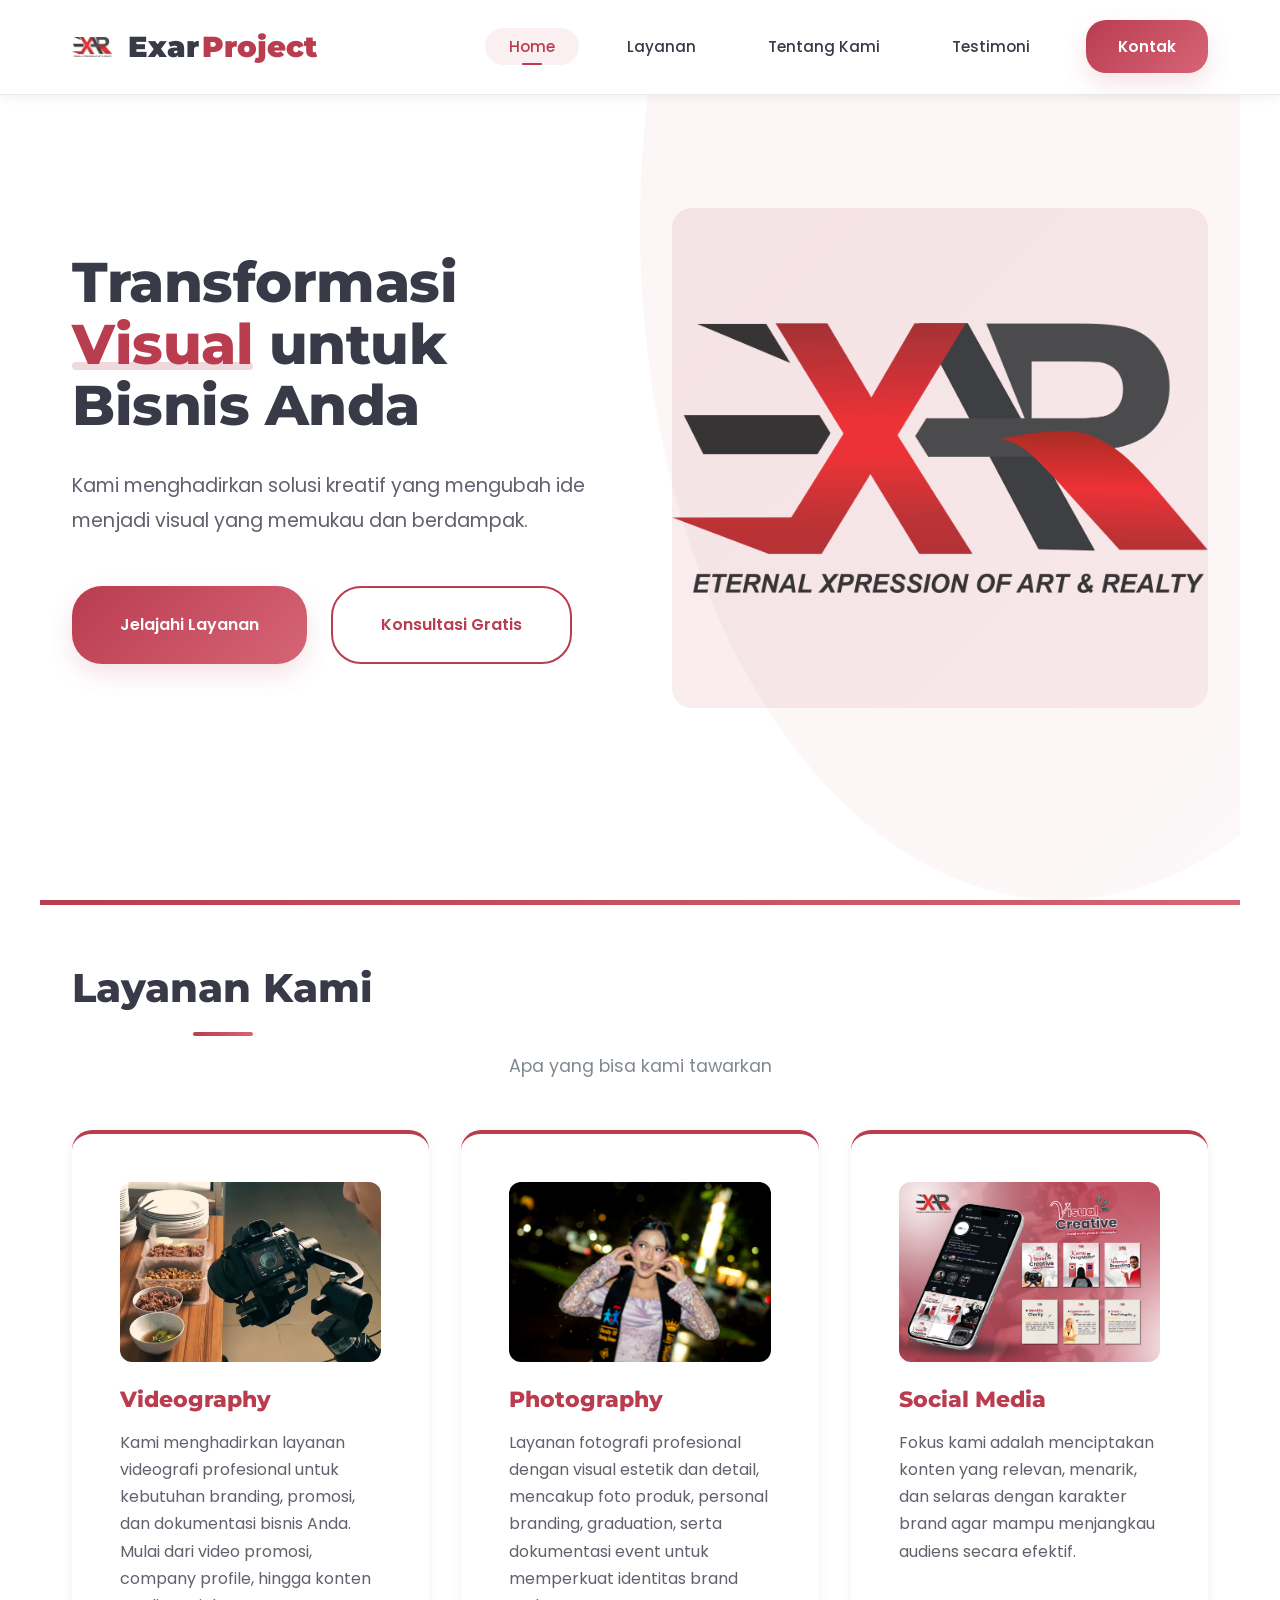
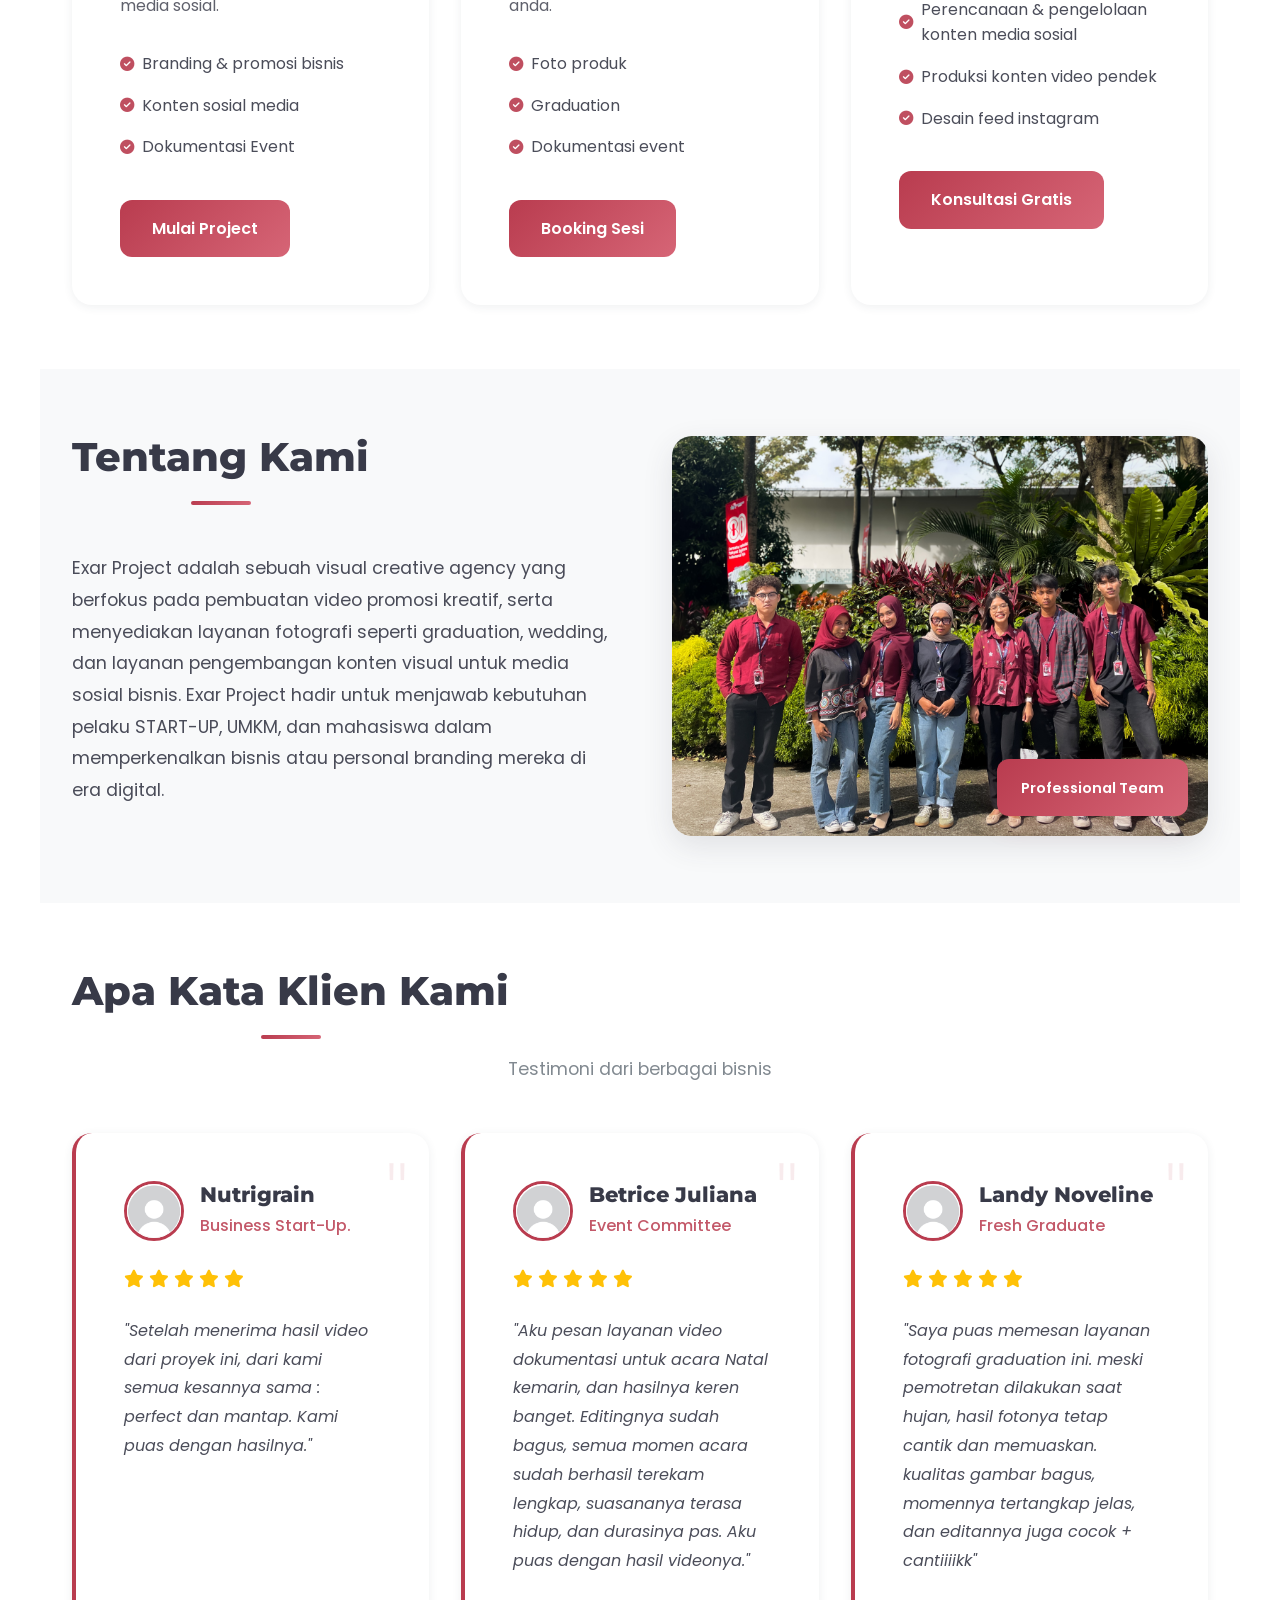
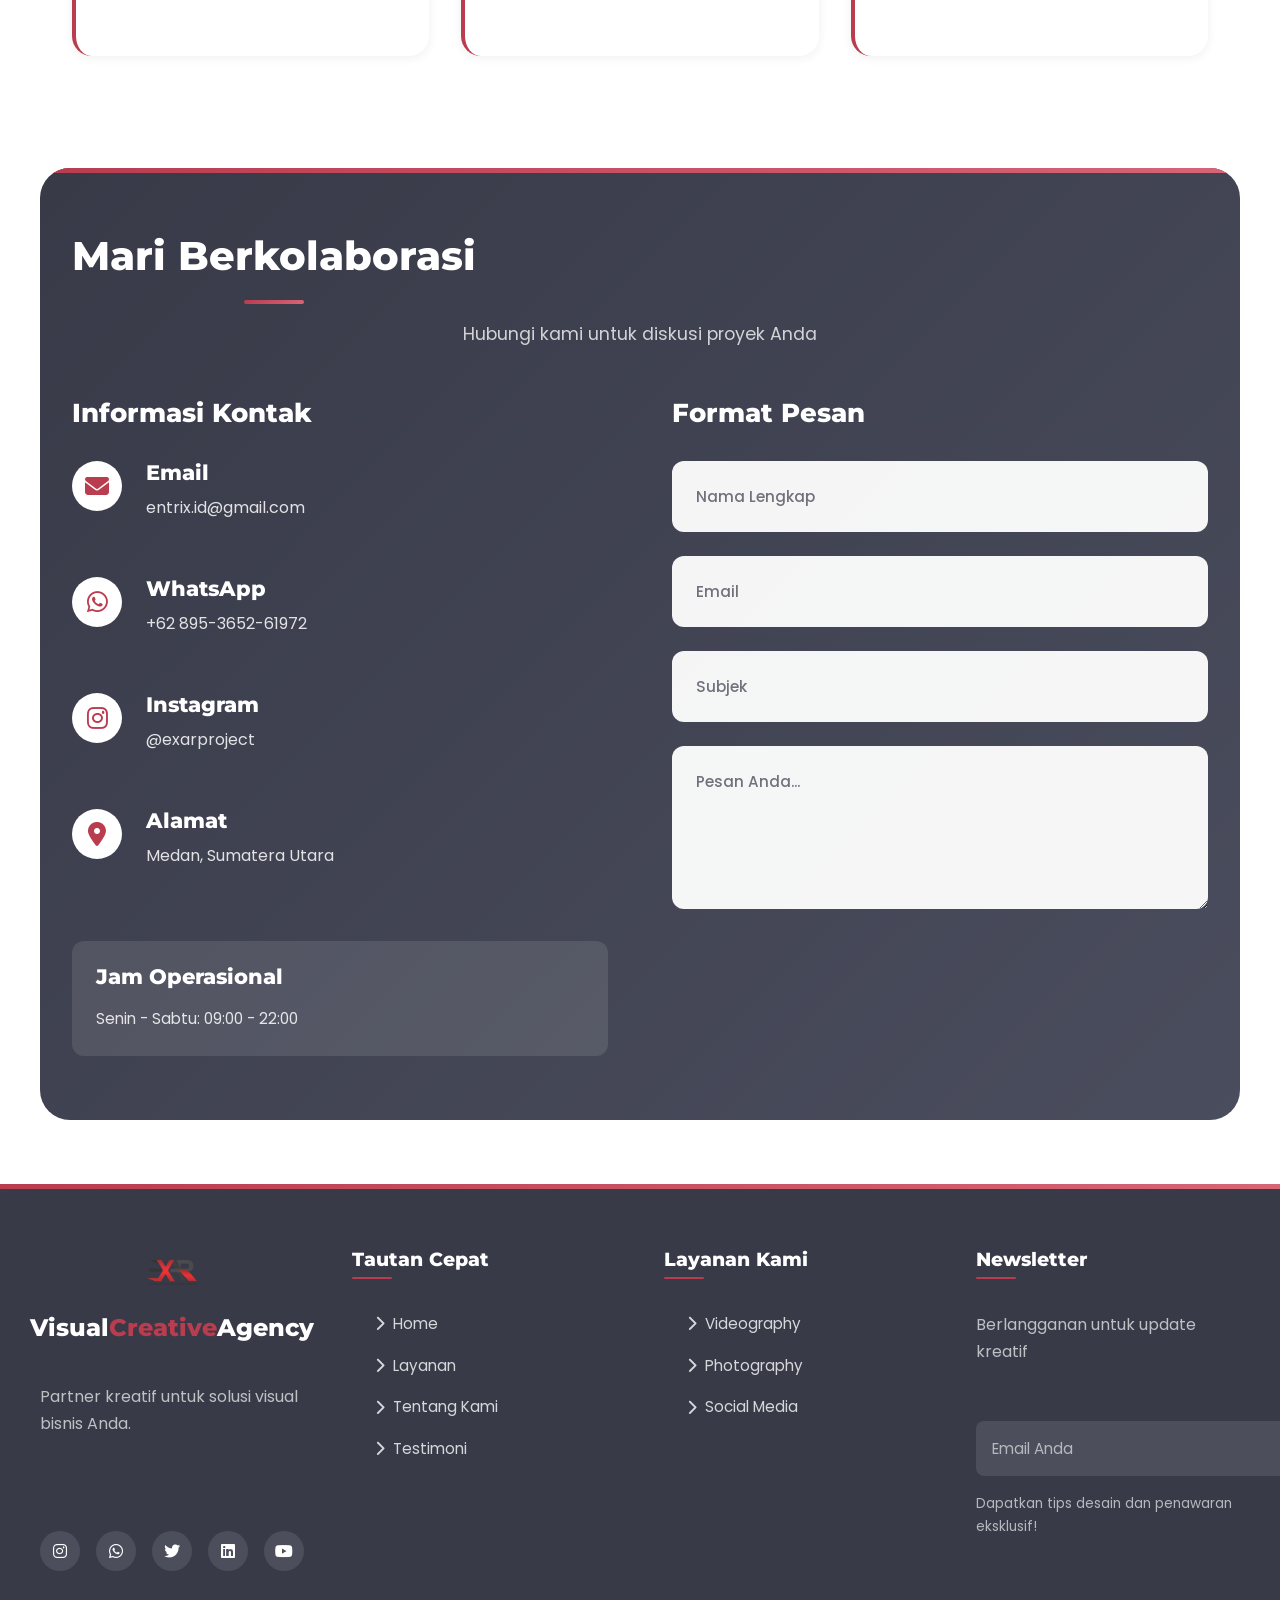
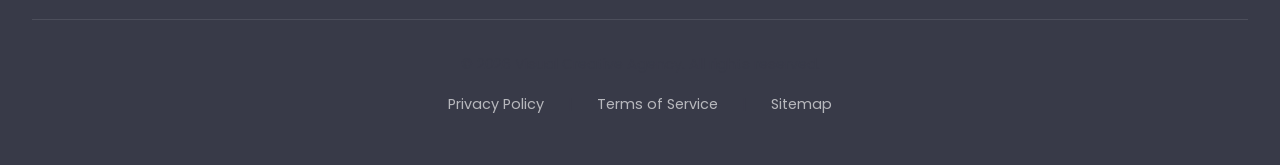
<file: index.html>
<!DOCTYPE html>
<html lang="id">
<head>
    <meta charset="UTF-8">
    <meta name="viewport" content="width=device-width, initial-scale=1.0">
    <title>Exar Project - Solusi Kreatif untuk Bisnis Anda</title>
    <link rel="stylesheet" href="style.css">
    <link rel="stylesheet" href="https://cdnjs.cloudflare.com/ajax/libs/font-awesome/6.4.0/css/all.min.css">
    <link href="https://fonts.googleapis.com/css2?family=Poppins:wght@300;400;500;600;700&family=Montserrat:wght@800;900&display=swap" rel="stylesheet">
</head>
<body>
    <!-- Header & Navigation -->
    <header class="header">
        <nav class="navbar">
            <div class="logo">
                <a href="#home" class="logo-link">
                    <img src="images/logo.png" alt="Visual Creative Agency Logo" class="logo-img">
                    <span class="logo-text">Exar<span class="logo-accent">Project</span></span>
                </a>
            </div>
            <ul class="nav-menu">
                <li class="nav-item"><a href="#home" class="nav-link active">Home</a></li>
            
                <li class="nav-item"><a href="#layanan" class="nav-link">Layanan</a></li>
                <li class="nav-item"><a href="#tentang" class="nav-link">Tentang Kami</a></li>
                <li class="nav-item"><a href="#testimoni" class="nav-link">Testimoni</a></li>
                <li class="nav-item"><a href="#kontak" class="nav-link btn-kontak">Kontak</a></li>
            </ul>
            <div class="hamburger">
                <span class="bar"></span>
                <span class="bar"></span>
                <span class="bar"></span>
            </div>
        </nav>
    </header>

    <!-- Hero Section -->
    <section id="home" class="hero">
        <div class="hero-content">
            <h1 class="hero-title">Transformasi <span class="highlight">Visual</span> untuk Bisnis Anda</h1>
            <p class="hero-subtitle">Kami menghadirkan solusi kreatif yang mengubah ide menjadi visual yang memukau dan berdampak.</p>
            <div class="hero-buttons">
                <a href="#layanan" class="btn-primary">Jelajahi Layanan</a>
                <a href="#kontak" class="btn-secondary">Konsultasi Gratis</a>
            </div>
        </div>
        <div class="hero-visual">
            <img src="images/logo.png" alt="Ilustrasi Kreatif Visual Creative Agency" class="hero-img">
            <div class="visual-overlay"></div>
        </div>
    </section>

   

    <!-- Layanan Section -->
    <section id="layanan" class="section layanan">
        <h2 class="section-title">Layanan Kami</h2>
        <p class="section-subtitle">Apa yang bisa kami tawarkan</p>
        <div class="layanan-container">
            <!-- Layanan 1 -->
            <div class="layanan-card">
                <div class="layanan-img-container">
                    <img src="images/2050.PNG" alt="Konsultasi Kreatif" class="layanan-img">
                </div>
                <h3>Videography</h3>
                <p>Kami menghadirkan layanan videografi profesional untuk kebutuhan branding, promosi, dan dokumentasi bisnis Anda. Mulai dari video promosi, company profile, hingga konten media sosial.</p>
                <ul class="layanan-features">
                    <li><i class="fas fa-check-circle"></i> Branding & promosi bisnis</li>
                    <li><i class="fas fa-check-circle"></i> Konten sosial media</li>
                    <li><i class="fas fa-check-circle"></i> Dokumentasi Event</li>
                </ul>
                <a href="#kontak" class="btn-service">Mulai Project</a>
            </div>
            
            <!-- Layanan 2 -->
            <div class="layanan-card">
                <div class="layanan-img-container">
                    <img src="images/3808.jpg" alt="Desain Custom" class="layanan-img">
                </div>
                <h3>Photography</h3>
                <p>Layanan fotografi profesional dengan visual estetik dan detail, mencakup foto produk, personal branding, graduation, serta dokumentasi event untuk memperkuat identitas brand anda.</p>
                <ul class="layanan-features">
                    <li><i class="fas fa-check-circle"></i> Foto produk</li>
                    <li><i class="fas fa-check-circle"></i> Graduation</li>
                    <li><i class="fas fa-check-circle"></i> Dokumentasi event</li>
                </ul>
                <a href="#kontak" class="btn-service">Booking Sesi</a>
            </div>
            
            <!-- Layanan 3 -->
            <div class="layanan-card">
                <div class="layanan-img-container">
                    <img src="images/hero-visual.png" alt="Project Management" class="layanan-img">
                </div>
                <h3>Social Media</h3>
                <p>Fokus kami adalah menciptakan konten yang relevan, menarik, dan selaras dengan karakter brand agar mampu menjangkau audiens secara efektif.</p>
                <ul class="layanan-features">
                    <li><i class="fas fa-check-circle"></i> Perencanaan & pengelolaan konten media sosial</li>
                    <li><i class="fas fa-check-circle"></i> Produksi konten video pendek</li>
                    <li><i class="fas fa-check-circle"></i> Desain feed instagram</li>
                </ul>
                <a href="#kontak" class="btn-service">Konsultasi Gratis</a>
            </div>
        </div>
    </section>

    <!-- Tentang Kami Section -->
    <section id="tentang" class="section tentang">
        <div class="tentang-content">
            <h2 class="section-title">Tentang Kami</h2>
            <p class="tentang-desc">
                Exar Project adalah sebuah visual creative agency yang berfokus pada pembuatan video promosi kreatif, serta menyediakan layanan fotografi seperti graduation, wedding, dan layanan pengembangan konten visual untuk media sosial bisnis.
                Exar Project hadir untuk menjawab kebutuhan pelaku START-UP, UMKM, dan mahasiswa dalam memperkenalkan bisnis atau personal branding mereka di era digital.
            </p>
       
        </div>
        <div class="tentang-visual">
            <img src="images/salinan.jpg" alt="Tim Visual Creative Agency" class="tentang-img">
            <div class="visual-badge">
                <span class="badge-text">Professional Team</span>
            </div>
        </div>
    </section>

    <!-- Testimoni Section -->
    <section id="testimoni" class="section testimoni">
        <h2 class="section-title">Apa Kata Klien Kami</h2>
        <p class="section-subtitle">Testimoni dari berbagai bisnis</p>
        <div class="testimoni-slider">
            <!-- Testimoni 1 -->
            <div class="testimoni-card">
                <div class="testimoni-header">
                    <img src="images/defelaut.jpg" alt="Budi Santoso" class="testimoni-avatar">
                    <div class="testimoni-info">
                        <h4>Nutrigrain</h4>
                        <p>Business Start-Up.</p>
                    </div>
                </div>
                <div class="rating">
                    <i class="fas fa-star"></i>
                    <i class="fas fa-star"></i>
                    <i class="fas fa-star"></i>
                    <i class="fas fa-star"></i>
                    <i class="fas fa-star"></i>
                </div>
                <p class="testimoni-text">"Setelah menerima hasil video dari proyek ini, dari kami semua kesannya sama : perfect dan mantap. Kami puas dengan hasilnya."</p>
            </div>
            
            <!-- Testimoni 2 -->
            <div class="testimoni-card">
                <div class="testimoni-header">
                    <img src="images/defelaut.jpg" alt="Sari Dewi" class="testimoni-avatar">
                    <div class="testimoni-info">
                        <h4>Betrice Juliana</h4>
                        <p>Event Committee</p>
                    </div>
                </div>
                <div class="rating">
                    <i class="fas fa-star"></i>
                    <i class="fas fa-star"></i>
                    <i class="fas fa-star"></i>
                    <i class="fas fa-star"></i>
                    <i class="fas fa-star"></i>
                </div>
                <p class="testimoni-text">"Aku pesan layanan video dokumentasi untuk acara Natal kemarin, dan hasilnya keren banget. Editingnya sudah bagus, semua momen acara sudah berhasil terekam lengkap, suasananya terasa hidup, dan durasinya pas. Aku puas dengan hasil videonya."</p>
            </div>
            
            <!-- Testimoni 3 -->
            <div class="testimoni-card">
                <div class="testimoni-header">
                    <img src="images/defelaut.jpg" alt="Ahmad Rizal" class="testimoni-avatar">
                    <div class="testimoni-info">
                        <h4>Landy Noveline</h4>
                        <p>Fresh Graduate</p>
                    </div>
                </div>
                <div class="rating">
                    <i class="fas fa-star"></i>
                    <i class="fas fa-star"></i>
                    <i class="fas fa-star"></i>
                    <i class="fas fa-star"></i>
                    <i class="fas fa-star"></i>
                </div>
                <p class="testimoni-text">"Saya puas memesan layanan fotografi graduation ini. meski pemotretan dilakukan saat hujan, hasil fotonya tetap cantik dan memuaskan. kualitas gambar bagus, momennya tertangkap jelas,  dan editannya juga cocok + cantiiiikk"</p>
            </div>
        </div>
    </section>

    <!-- Kontak Section -->
    <section id="kontak" class="section kontak">
        <h2 class="section-title">Mari Berkolaborasi</h2>
        <p class="section-subtitle">Hubungi kami untuk diskusi proyek Anda</p>
        
        <div class="kontak-container">
            <div class="kontak-info">
                <h3>Informasi Kontak</h3>
                <div class="kontak-item">
                    <i class="fas fa-envelope"></i>
                    <div>
                        <h4>Email</h4>
                        <p>entrix.id@gmail.com</p>
                    </div>
                </div>
                <div class="kontak-item">
                    <i class="fab fa-whatsapp"></i>
                    <div>
                        <h4>WhatsApp</h4>
                        <p>+62 895-3652-61972</p>
                    </div>
                </div>
                <div class="kontak-item">
                    <i class="fab fa-instagram"></i>
                    <div>
                        <h4>Instagram</h4>
                        <p>@exarproject</p>
                    </div>
                </div>
                <div class="kontak-item">
                    <i class="fas fa-map-marker-alt"></i>
                    <div>
                        <h4>Alamat</h4>
                        <p>Medan, Sumatera Utara</p>
                    </div>
                </div>
                <div class="office-hours">
                    <h4>Jam Operasional</h4>
                    <p>Senin - Sabtu: 09:00 - 22:00</p>
                </div>
            </div>
            
            <div class="kontak-form">
                <h3>Format Pesan</h3>
                <form class="form-pesan" id="contactForm">
                    <input type="text" id="nama" name="nama" placeholder="Nama Lengkap" required>
                    <input type="email" id="email" name="email" placeholder="Email" required>
                    <input type="text" id="subjek" name="subjek" placeholder="Subjek" required>
                    <textarea id="pesan" name="pesan" placeholder="Pesan Anda..." rows="5" required></textarea>
                   
                </form>
                
               
            </div>
        </div>
    </section>

    <!-- Footer -->
    <footer class="footer">
        <div class="footer-content">
            <div class="footer-section">
                <div class="footer-logo">
                    <img src="images/logo.png" alt="Visual Creative Agency Logo" class="footer-logo-img">
                    <h3>Visual<span>Creative</span>Agency</h3>
                </div>
                <p>Partner kreatif untuk solusi visual bisnis Anda.</p>
                <div class="social-links">
                    <a href="https://www.instagram.com/exarproject/" title="Instagram"><i class="fab fa-instagram"></i></a>
                    <a href="#" title="Facebook"><i class="fab fa-whatsapp"></i></a>
                    <a href="#" title="Twitter"><i class="fab fa-twitter"></i></a>
                    <a href="#" title="LinkedIn"><i class="fab fa-linkedin"></i></a>
                    <a href="#" title="YouTube"><i class="fab fa-youtube"></i></a>
                </div>
            </div>
            
            <div class="footer-section">
                <h4>Tautan Cepat</h4>
                <ul>
                    <li><a href="#home"><i class="fas fa-chevron-right"></i> Home</a></li>
                   
                    <li><a href="#layanan"><i class="fas fa-chevron-right"></i> Layanan</a></li>
                    <li><a href="#tentang"><i class="fas fa-chevron-right"></i> Tentang Kami</a></li>
                    <li><a href="#testimoni"><i class="fas fa-chevron-right"></i> Testimoni</a></li>
                </ul>
            </div>
            
            <div class="footer-section">
                <h4>Layanan Kami</h4>
                <ul>
                    <li><a href="#produk"><i class="fas fa-chevron-right"></i> Videography</a></li>
                    <li><a href="#produk"><i class="fas fa-chevron-right"></i> Photography</a></li>
                    <li><a href="#produk"><i class="fas fa-chevron-right"></i> Social Media</a></li>
            </div>
            
            <div class="footer-section">
                <h4>Newsletter</h4>
                <p>Berlangganan untuk update kreatif</p>
                <form class="newsletter-form">
                    <input type="email" id="newsletterEmail" placeholder="Email Anda">
                    <button type="button" onclick="subscribeNewsletter()">
                        <i class="fas fa-paper-plane"></i>
                    </button>
                </form>
                <p class="footer-note">Dapatkan tips desain dan penawaran eksklusif!</p>
            </div>
        </div>
        
        <div class="footer-bottom">
            <p>&copy; <span id="currentYear"></span> Visual Creative Agency. All rights reserved.</p>
            <p class="footer-links">
                <a href="#">Privacy Policy</a> | 
                <a href="#">Terms of Service</a> | 
                <a href="#">Sitemap</a>
            </p>
        </div>
    </footer>

    <!-- JavaScript -->
    <script>
        // Set tahun di footer
        document.getElementById('currentYear').textContent = new Date().getFullYear();
        
        // Mobile menu toggle
        const hamburger = document.querySelector('.hamburger');
        const navMenu = document.querySelector('.nav-menu');
        
        hamburger.addEventListener('click', () => {
            hamburger.classList.toggle('active');
            navMenu.classList.toggle('active');
        });
        
        // Smooth scroll untuk navigation
        document.querySelectorAll('.nav-link').forEach(link => {
            link.addEventListener('click', (e) => {
                e.preventDefault();
                const targetId = link.getAttribute('href');
                const targetSection = document.querySelector(targetId);
                
                window.scrollTo({
                    top: targetSection.offsetTop - 80,
                    behavior: 'smooth'
                });
                
                // Update active link
                document.querySelectorAll('.nav-link').forEach(item => {
                    item.classList.remove('active');
                });
                link.classList.add('active');
                
                // Close mobile menu
                hamburger.classList.remove('active');
                navMenu.classList.remove('active');
            });
        });
        
        // Form contact submission (simulasi)
        function submitForm() {
            const nama = document.getElementById('nama').value;
            const email = document.getElementById('email').value;
            const subjek = document.getElementById('subjek').value;
            const pesan = document.getElementById('pesan').value;
            
            // Validasi sederhana
            if (!nama || !email || !subjek || !pesan) {
                alert('Harap lengkapi semua field yang wajib diisi!');
                return;
            }
            
            // Validasi email
            const emailPattern = /^[^\s@]+@[^\s@]+\.[^\s@]+$/;
            if (!emailPattern.test(email)) {
                alert('Harap masukkan email yang valid!');
                return;
            }
            
            
            
            // Reset form
            document.getElementById('contactForm').reset();
            
           
            
            // Simulasi pengiriman data
            console.log('Pesan baru dari:', nama);
            console.log('Email:', email);
            console.log('Subjek:', subjek);
            console.log('Pesan:', pesan);
            
          
        }
        
        // Newsletter subscription
        function subscribeNewsletter() {
            const email = document.getElementById('newsletterEmail').value;
            
            if (!email) {
                alert('Harap masukkan email Anda!');
                return;
            }
            
            // Validasi email
            const emailPattern = /^[^\s@]+@[^\s@]+\.[^\s@]+$/;
            if (!emailPattern.test(email)) {
                alert('Harap masukkan email yang valid!');
                return;
            }
            
            // Simulasi berlangganan
            document.getElementById('newsletterEmail').value = '';
            alert('Terima kasih telah berlangganan newsletter Visual Creative Agency!');
        }
        
        // Header scroll effect
        window.addEventListener('scroll', () => {
            const header = document.querySelector('.header');
            if (window.scrollY > 100) {
                header.classList.add('scrolled');
            } else {
                header.classList.remove('scrolled');
            }
        });
        
        // Active navigation berdasarkan scroll position
        window.addEventListener('scroll', () => {
            const sections = document.querySelectorAll('section');
            const navLinks = document.querySelectorAll('.nav-link:not(.btn-kontak)');
            
            let current = '';
            
            sections.forEach(section => {
                const sectionTop = section.offsetTop;
                const sectionHeight = section.clientHeight;
                if (scrollY >= (sectionTop - 150)) {
                    current = section.getAttribute('id');
                }
            });
            
            navLinks.forEach(link => {
                link.classList.remove('active');
                if (link.getAttribute('href') === `#${current}`) {
                    link.classList.add('active');
                }
            });
        });
        
        // Form validation styles
        const formInputs = document.querySelectorAll('#contactForm input, #contactForm textarea');
        formInputs.forEach(input => {
            input.addEventListener('blur', () => {
                if (!input.value) {
                    input.style.borderColor = 'var(--primary)';
                } else {
                    input.style.borderColor = '#ddd';
                }
            });
            
            input.addEventListener('focus', () => {
                input.style.borderColor = 'var(--primary)';
            });
        });
        
        // Image loading fallback
        document.querySelectorAll('img').forEach(img => {
            img.addEventListener('error', function() {
                this.src = 'images/placeholder.jpg';
                this.alt = 'Gambar tidak tersedia';
            });
        });
    </script>
</body>

</html>
</file>
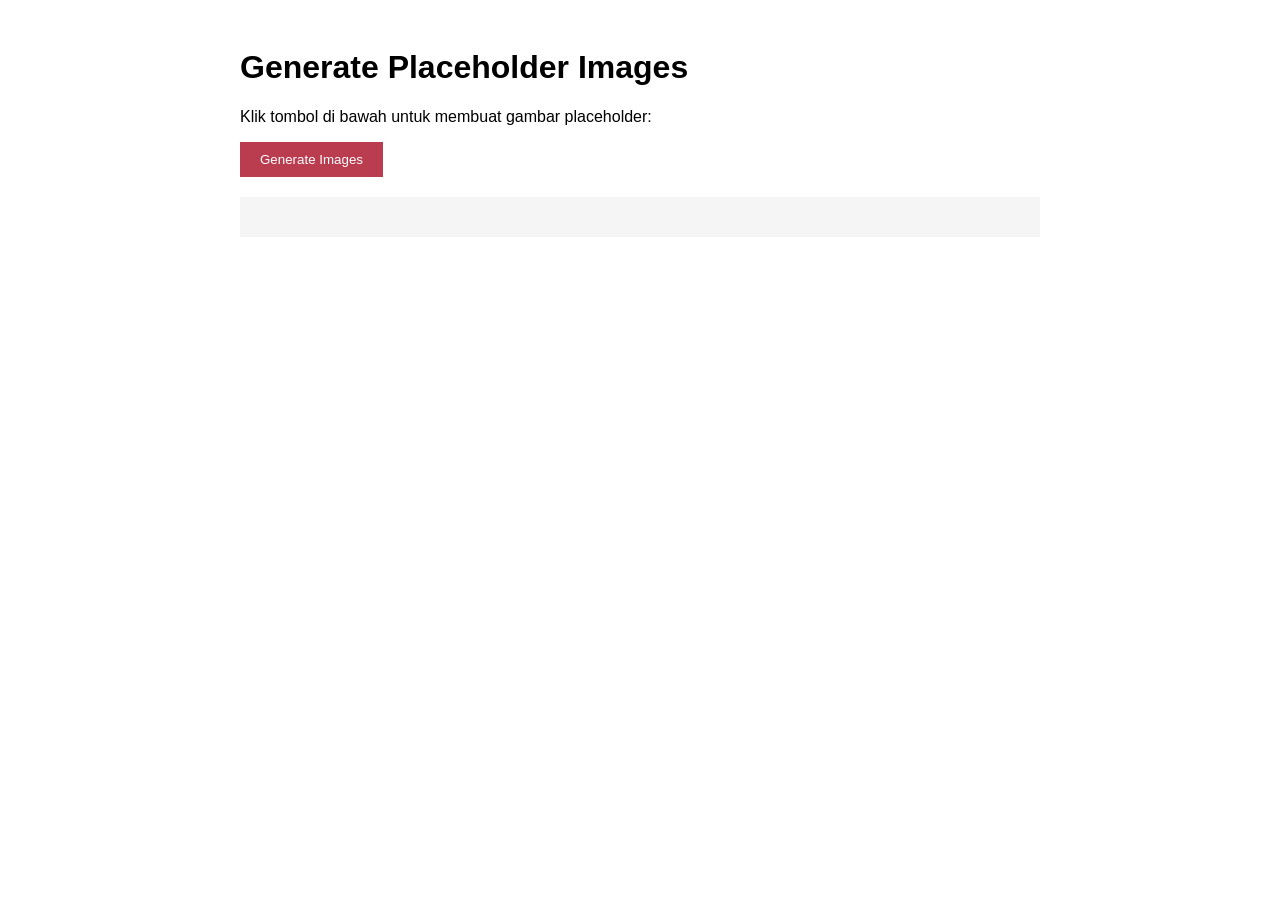
<file: create-placeholder-images.html>
<!DOCTYPE html>
<html>
<head>
    <title>Create Placeholder Images</title>
    <style>
        body { font-family: Arial, sans-serif; padding: 20px; }
        .container { max-width: 800px; margin: 0 auto; }
        button { padding: 10px 20px; background: #b93c4f; color: white; border: none; cursor: pointer; }
        #output { margin-top: 20px; padding: 20px; background: #f5f5f5; }
    </style>
</head>
<body>
    <div class="container">
        <h1>Generate Placeholder Images</h1>
        <p>Klik tombol di bawah untuk membuat gambar placeholder:</p>
        <button onclick="generateImages()">Generate Images</button>
        <div id="output"></div>
    </div>
    
    <script>
        function generateImages() {
            const images = [
                'logo.png', 'hero-visual.png', 'about-visual.jpg',
                'product-1.jpg', 'product-2.jpg', 'product-3.jpg',
                'product-4.jpg', 'product-5.jpg', 'product-6.jpg',
                'service-1.jpg', 'service-2.jpg', 'service-3.jpg',
                'testimonial-1.jpg', 'testimonial-2.jpg', 'testimonial-3.jpg',
                'placeholder.jpg'
            ];
            
            let output = '<h2>Gambar yang dibutuhkan:</h2><ul>';
            images.forEach(img => {
                output += `<li>${img} - Simpan di folder images/</li>`;
            });
            output += '</ul>';
            output += '<p>Anda bisa mendapatkan gambar placeholder dari:';
            output += '<ul>';
            output += '<li><a href="https://unsplash.com" target="_blank">Unsplash.com</a></li>';
            output += '<li><a href="https://pexels.com" target="_blank">Pexels.com</a></li>';
            output += '<li><a href="https://placeholder.com" target="_blank">Placeholder.com</a></li>';
            output += '</ul>';
            
            document.getElementById('output').innerHTML = output;
        }
    </script>
</body>
</html>
</file>
<file: style.css>
/* ============================================
   RESET & BASE STYLES
   ============================================ */
* {
    margin: 0;
    padding: 0;
    box-sizing: border-box;
}

:root {
    /* Skema Warna Utama */
    --primary: #b93c4f;        /* Merah muda yang eye-catching */
    --primary-light: #d66576;  /* Warna primary yang lebih terang */
    --primary-dark: #9c2d3d;   /* Warna primary yang lebih gelap */
    --secondary: #383a48;      /* Abu-abu gelap untuk teks dan background */
    --secondary-light: #4a4d5d;/* Warna secondary yang lebih terang */
    --light: #ffffff;          /* Putih bersih */
    --light-gray: #f8f9fa;     /* Abu-abu sangat terang */
    --medium-gray: #e9ecef;    /* Abu-abu medium */
    --dark-gray: #6c757d;      /* Abu-abu gelap untuk teks sekunder */
    
    /* Gradients */
    --gradient-primary: linear-gradient(135deg, var(--primary) 0%, var(--primary-light) 100%);
    --gradient-secondary: linear-gradient(135deg, var(--secondary) 0%, var(--secondary-light) 100%);
    --gradient-light: linear-gradient(135deg, rgba(255, 255, 255, 0.9) 0%, rgba(248, 249, 250, 0.9) 100%);
    
    /* Shadows */
    --shadow-sm: 0 2px 10px rgba(56, 58, 72, 0.08);
    --shadow-md: 0 5px 20px rgba(56, 58, 72, 0.1);
    --shadow-lg: 0 10px 30px rgba(56, 58, 72, 0.12);
    --shadow-primary: 0 10px 25px rgba(185, 60, 79, 0.15);
    --shadow-primary-hover: 0 15px 35px rgba(185, 60, 79, 0.25);
    
    /* Border Radius */
    --radius-sm: 8px;
    --radius-md: 12px;
    --radius-lg: 20px;
    --radius-xl: 30px;
    --radius-circle: 50%;
    
    /* Transitions */
    --transition-fast: 0.2s ease;
    --transition-normal: 0.3s ease;
    --transition-slow: 0.5s ease;
    
    /* Spacing */
    --spacing-xs: 0.5rem;
    --spacing-sm: 1rem;
    --spacing-md: 1.5rem;
    --spacing-lg: 2rem;
    --spacing-xl: 3rem;
    --spacing-xxl: 4rem;
}

html {
    scroll-behavior: smooth;
    scroll-padding-top: 80px;
}

body {
    font-family: 'Poppins', sans-serif;
    line-height: 1.6;
    color: var(--secondary);
    background-color: var(--light);
    overflow-x: hidden;
    font-size: 16px;
}

/* ============================================
   TYPOGRAPHY
   ============================================ */
h1, h2, h3, h4, h5, h6 {
    font-family: 'Montserrat', sans-serif;
    font-weight: 800;
    line-height: 1.2;
    margin-bottom: var(--spacing-md);
}

h1 { 
    font-size: 3.5rem; 
    color: var(--secondary);
    letter-spacing: -0.5px;
}

h2 { 
    font-size: 2.5rem; 
    color: var(--secondary);
    position: relative;
    display: inline-block;
}

h3 { 
    font-size: 1.8rem; 
    color: var(--secondary);
    margin-bottom: var(--spacing-sm);
}

h4 { 
    font-size: 1.3rem; 
    color: var(--secondary);
    margin-bottom: var(--spacing-xs);
}

p {
    margin-bottom: var(--spacing-md);
    color: var(--secondary);
    opacity: 0.85;
    line-height: 1.7;
}

.highlight {
    color: var(--primary);
    position: relative;
    display: inline-block;
}

.highlight::after {
    content: '';
    position: absolute;
    bottom: 5px;
    left: 0;
    width: 100%;
    height: 8px;
    background-color: var(--primary);
    opacity: 0.2;
    z-index: -1;
    border-radius: 4px;
}

.section-title {
    text-align: center;
    margin-bottom: var(--spacing-sm);
    position: relative;
    padding-bottom: var(--spacing-md);
}

.section-title::after {
    content: '';
    position: absolute;
    bottom: 0;
    left: 50%;
    transform: translateX(-50%);
    width: 60px;
    height: 4px;
    background: var(--gradient-primary);
    border-radius: 2px;
}

.section-subtitle {
    text-align: center;
    color: var(--dark-gray);
    margin-bottom: var(--spacing-xl);
    font-size: 1.1rem;
    max-width: 700px;
    margin-left: auto;
    margin-right: auto;
}

/* ============================================
   HEADER & NAVIGATION
   ============================================ */
.header {
    position: fixed;
    top: 0;
    left: 0;
    width: 100%;
    z-index: 1000;
    background-color: rgba(255, 255, 255, 0.98);
    backdrop-filter: blur(10px);
    -webkit-backdrop-filter: blur(10px);
    box-shadow: var(--shadow-sm);
    border-bottom: 1px solid rgba(56, 58, 72, 0.1);
    transition: all var(--transition-normal);
}

.header.scrolled {
    padding: 0.5rem 0;
    box-shadow: var(--shadow-md);
}

.navbar {
    max-width: 1200px;
    margin: 0 auto;
    padding: var(--spacing-md) var(--spacing-lg);
    display: flex;
    justify-content: space-between;
    align-items: center;
    transition: padding var(--transition-normal);
}

.logo {
    display: flex;
    align-items: center;
    text-decoration: none;
}

.logo-text {
    font-family: 'Montserrat', sans-serif;
    font-weight: 900;
    font-size: 1.8rem;
    color: var(--secondary);
    transition: all var(--transition-normal);
}

.logo-text:hover {
    transform: scale(1.02);
}

.logo-accent {
    color: var(--primary);
    margin: 0 3px;
}

.nav-menu {
    display: flex;
    list-style: none;
    gap: var(--spacing-md);
    align-items: center;
}

.nav-item {
    position: relative;
}

.nav-link {
    text-decoration: none;
    color: var(--secondary);
    font-weight: 500;
    padding: var(--spacing-xs) var(--spacing-md);
    border-radius: var(--radius-lg);
    transition: all var(--transition-normal);
    position: relative;
    font-size: 0.95rem;
}

.nav-link::before {
    content: '';
    position: absolute;
    bottom: 0;
    left: 50%;
    transform: translateX(-50%);
    width: 0;
    height: 2px;
    background-color: var(--primary);
    transition: width var(--transition-normal);
    border-radius: 1px;
}

.nav-link:hover {
    color: var(--primary);
}

.nav-link:hover::before {
    width: 20px;
}

.nav-link.active {
    color: var(--primary);
    background-color: rgba(185, 60, 79, 0.08);
}

.nav-link.active::before {
    width: 20px;
}

.btn-kontak {
    background: var(--gradient-primary);
    color: var(--light) !important;
    padding: var(--spacing-sm) var(--spacing-lg) !important;
    border: none;
    font-weight: 600;
    transition: all var(--transition-normal);
    border-radius: var(--radius-lg);
    box-shadow: var(--shadow-primary);
    margin-left: var(--spacing-xs);
}

.btn-kontak:hover {
    transform: translateY(-2px);
    box-shadow: var(--shadow-primary-hover);
    background: linear-gradient(135deg, var(--primary-light) 0%, var(--primary) 100%);
}

.hamburger {
    display: none;
    cursor: pointer;
    flex-direction: column;
    gap: 4px;
    padding: var(--spacing-xs);
    background: none;
    border: none;
}

.bar {
    width: 25px;
    height: 3px;
    background-color: var(--secondary);
    border-radius: 2px;
    transition: all var(--transition-normal);
}

.hamburger.active .bar:nth-child(1) {
    transform: rotate(45deg) translate(5px, 5px);
}

.hamburger.active .bar:nth-child(2) {
    opacity: 0;
}

.hamburger.active .bar:nth-child(3) {
    transform: rotate(-45deg) translate(7px, -6px);
}

/* ============================================
   HERO SECTION
   ============================================ */
.hero {
    min-height: 100vh;
    display: flex;
    align-items: center;
    padding: var(--spacing-xxl) var(--spacing-lg) var(--spacing-xl);
    max-width: 1200px;
    margin: 0 auto;
    gap: var(--spacing-xxl);
    position: relative;
    overflow: hidden;
}

.hero::before {
    content: '';
    position: absolute;
    top: -50%;
    right: -20%;
    width: 70%;
    height: 150%;
    background: var(--gradient-primary);
    opacity: 0.05;
    border-radius: 50%;
    z-index: -1;
}

.hero-content {
    flex: 1;
    animation: fadeInLeft 1s ease-out;
}

.hero-title {
    margin-bottom: var(--spacing-lg);
    font-size: 3.5rem;
    line-height: 1.1;
}

.hero-subtitle {
    font-size: 1.2rem;
    color: var(--secondary);
    margin-bottom: var(--spacing-xl);
    max-width: 600px;
    opacity: 0.8;
    line-height: 1.8;
}

.hero-buttons {
    display: flex;
    gap: var(--spacing-md);
    flex-wrap: wrap;
    margin-top: var(--spacing-xl);
}

.btn-primary, .btn-secondary {
    padding: var(--spacing-md) var(--spacing-xl);
    border-radius: var(--radius-xl);
    text-decoration: none;
    font-weight: 600;
    display: inline-flex;
    align-items: center;
    justify-content: center;
    transition: all var(--transition-normal);
    border: none;
    cursor: pointer;
    font-size: 1rem;
    gap: var(--spacing-xs);
    min-width: 180px;
}

.btn-primary {
    background: var(--gradient-primary);
    color: var(--light);
    box-shadow: var(--shadow-primary);
    position: relative;
    overflow: hidden;
}

.btn-primary::before {
    content: '';
    position: absolute;
    top: 0;
    left: -100%;
    width: 100%;
    height: 100%;
    background: linear-gradient(90deg, transparent, rgba(255, 255, 255, 0.2), transparent);
    transition: left var(--transition-normal);
}

.btn-primary:hover {
    transform: translateY(-3px);
    box-shadow: var(--shadow-primary-hover);
}

.btn-primary:hover::before {
    left: 100%;
}

.btn-secondary {
    background: transparent;
    color: var(--primary);
    border: 2px solid var(--primary);
}

.btn-secondary:hover {
    background-color: rgba(185, 60, 79, 0.08);
    transform: translateY(-3px);
    box-shadow: var(--shadow-sm);
}

.hero-visual {
    flex: 1;
    position: relative;
    height: 500px;
    animation: fadeInRight 1s ease-out;
}

.visual-element {
    width: 100%;
    height: 100%;
    background: var(--gradient-primary);
    border-radius: 63% 37% 54% 46% / 55% 48% 52% 45%;
    animation: morphing 15s infinite ease-in-out;
    box-shadow: var(--shadow-primary-hover);
    position: relative;
    overflow: hidden;
}

.visual-element::before {
    content: '';
    position: absolute;
    top: -10%;
    left: -10%;
    width: 120%;
    height: 120%;
    background: linear-gradient(45deg, transparent 30%, rgba(255, 255, 255, 0.1) 50%, transparent 70%);
    animation: shine 3s infinite linear;
}

@keyframes morphing {
    0% { border-radius: 63% 37% 54% 46% / 55% 48% 52% 45%; }
    25% { border-radius: 37% 63% 46% 54% / 48% 55% 45% 52%; }
    50% { border-radius: 50% 50% 33% 67% / 55% 27% 73% 45%; }
    75% { border-radius: 33% 67% 58% 42% / 63% 68% 32% 37%; }
    100% { border-radius: 63% 37% 54% 46% / 55% 48% 52% 45%; }
}

@keyframes shine {
    0% { transform: translateX(-100%) translateY(-100%) rotate(45deg); }
    100% { transform: translateX(100%) translateY(100%) rotate(45deg); }
}

/* ============================================
   SECTIONS COMMON STYLES
   ============================================ */
.section {
    padding: var(--spacing-xxl) var(--spacing-lg);
    max-width: 1200px;
    margin: 0 auto;
    position: relative;
}

.section:nth-child(even) {
    background-color: var(--light-gray);
}

/* ============================================
   PRODUK SECTION
   ============================================ */
.produk-grid {
    display: grid;
    grid-template-columns: repeat(auto-fit, minmax(300px, 1fr));
    gap: var(--spacing-lg);
    margin-top: var(--spacing-xl);
}

.produk-card {
    background: var(--light);
    padding: var(--spacing-xl) var(--spacing-lg);
    border-radius: var(--radius-lg);
    text-align: center;
    box-shadow: var(--shadow-sm);
    transition: all var(--transition-normal);
    border: 1px solid rgba(56, 58, 72, 0.05);
    position: relative;
    overflow: hidden;
    height: 100%;
    display: flex;
    flex-direction: column;
    align-items: center;
}

.produk-card::before {
    content: '';
    position: absolute;
    top: 0;
    left: 0;
    width: 100%;
    height: 4px;
    background: var(--gradient-primary);
    transform: scaleX(0);
    transform-origin: left;
    transition: transform var(--transition-normal);
}

.produk-card:hover {
    transform: translateY(-10px);
    box-shadow: var(--shadow-primary);
}

.produk-card:hover::before {
    transform: scaleX(1);
}

.produk-icon {
    width: 80px;
    height: 80px;
    margin: 0 auto var(--spacing-lg);
    background: var(--gradient-primary);
    border-radius: var(--radius-circle);
    display: flex;
    align-items: center;
    justify-content: center;
    font-size: 2rem;
    color: var(--light);
    transition: all var(--transition-normal);
    box-shadow: var(--shadow-primary);
}

.produk-card:hover .produk-icon {
    transform: scale(1.1) rotate(5deg);
    box-shadow: var(--shadow-primary-hover);
}

.produk-card h3 {
    margin-bottom: var(--spacing-sm);
    color: var(--secondary);
    font-size: 1.4rem;
}

.produk-card p {
    color: var(--secondary);
    opacity: 0.8;
    flex-grow: 1;
    margin-bottom: var(--spacing-lg);
}

/* ============================================
   LAYANAN SECTION
   ============================================ */
.layanan {
    position: relative;
    overflow: hidden;
}

.layanan::before {
    content: '';
    position: absolute;
    top: 0;
    left: 0;
    width: 100%;
    height: 5px;
    background: var(--gradient-primary);
}

.layanan-container {
    display: grid;
    grid-template-columns: repeat(auto-fit, minmax(300px, 1fr));
    gap: var(--spacing-lg);
    margin-top: var(--spacing-xl);
}

.layanan-card {
    background: var(--light);
    padding: var(--spacing-xl);
    border-radius: var(--radius-lg);
    box-shadow: var(--shadow-sm);
    transition: all var(--transition-normal);
    border-top: 4px solid var(--primary);
    position: relative;
    overflow: hidden;
}

.layanan-card:hover {
    transform: translateY(-10px);
    box-shadow: var(--shadow-primary);
}

.layanan-card h3 {
    color: var(--primary);
    margin-bottom: var(--spacing-sm);
    font-size: 1.4rem;
}

.layanan-card > p {
    color: var(--secondary);
    opacity: 0.8;
    margin-bottom: var(--spacing-lg);
    min-height: 60px;
}

.layanan-features {
    list-style: none;
    margin-top: var(--spacing-lg);
}

.layanan-features li {
    margin: var(--spacing-sm) 0;
    display: flex;
    align-items: center;
    gap: var(--spacing-xs);
    color: var(--secondary);
    opacity: 0.9;
}

.layanan-features i {
    color: var(--primary);
    font-size: 0.9rem;
}

/* ============================================
   TENTANG KAMI SECTION
   ============================================ */
.tentang {
    display: flex;
    align-items: center;
    gap: var(--spacing-xxl);
    flex-wrap: wrap;
}

.tentang-content {
    flex: 1;
    min-width: 300px;
    animation: fadeInLeft 1s ease-out;
}

.tentang-desc {
    font-size: 1.1rem;
    line-height: 1.8;
    color: var(--secondary);
    margin: var(--spacing-lg) 0;
    opacity: 0.9;
}

.tentang-stats {
    display: grid;
    grid-template-columns: repeat(auto-fit, minmax(140px, 1fr));
    gap: var(--spacing-lg);
    margin-top: var(--spacing-xl);
}

.stat {
    text-align: center;
    padding: var(--spacing-lg);
    background: var(--light);
    border-radius: var(--radius-md);
    box-shadow: var(--shadow-sm);
    transition: all var(--transition-normal);
    border: 1px solid rgba(56, 58, 72, 0.05);
}

.stat:hover {
    transform: translateY(-5px);
    box-shadow: var(--shadow-primary);
}

.stat h3 {
    font-size: 2.5rem;
    color: var(--primary);
    margin-bottom: var(--spacing-xs);
    font-weight: 900;
}

.stat p {
    color: var(--secondary);
    font-weight: 500;
    margin-bottom: 0;
    font-size: 0.95rem;
}

.tentang-visual {
    flex: 1;
    min-width: 300px;
    height: 400px;
    position: relative;
    animation: fadeInRight 1s ease-out;
}

.visual-circle {
    width: 100%;
    height: 100%;
    background: var(--gradient-primary);
    border-radius: var(--radius-circle);
    animation: float 6s ease-in-out infinite;
    box-shadow: var(--shadow-primary-hover);
    position: relative;
    overflow: hidden;
}

.visual-circle::before {
    content: '';
    position: absolute;
    top: -20%;
    left: -20%;
    width: 140%;
    height: 140%;
    background: radial-gradient(circle, rgba(255,255,255,0.1) 0%, rgba(255,255,255,0) 70%);
}

@keyframes float {
    0%, 100% { 
        transform: translateY(0) rotate(0deg); 
    }
    50% { 
        transform: translateY(-20px) rotate(5deg); 
    }
}

/* ============================================
   TESTIMONI SECTION
   ============================================ */
.testimoni-slider {
    display: grid;
    grid-template-columns: repeat(auto-fit, minmax(300px, 1fr));
    gap: var(--spacing-lg);
    margin-top: var(--spacing-xl);
}

.testimoni-card {
    background: var(--light);
    padding: var(--spacing-xl);
    border-radius: var(--radius-lg);
    box-shadow: var(--shadow-sm);
    border-left: 4px solid var(--primary);
    transition: all var(--transition-normal);
    position: relative;
    overflow: hidden;
}

.testimoni-card:hover {
    transform: translateY(-5px);
    box-shadow: var(--shadow-primary);
}

.testimoni-card::before {
    content: '"';
    position: absolute;
    top: 20px;
    right: 20px;
    font-size: 4rem;
    font-family: 'Montserrat', sans-serif;
    color: var(--primary);
    opacity: 0.1;
    line-height: 1;
}

.rating {
    color: #FFC107;
    margin-bottom: var(--spacing-md);
    font-size: 1.1rem;
}

.testimoni-text {
    font-style: italic;
    margin-bottom: var(--spacing-lg);
    color: var(--secondary);
    opacity: 0.9;
    line-height: 1.8;
    position: relative;
    z-index: 1;
}

.testimoni-author {
    display: flex;
    align-items: center;
    gap: var(--spacing-sm);
}

.testimoni-author h4 {
    color: var(--secondary);
    margin-bottom: 2px;
    font-size: 1.1rem;
}

.testimoni-author p {
    color: var(--primary);
    font-size: 0.9rem;
    font-weight: 500;
    margin-bottom: 0;
    opacity: 1;
}

/* ============================================
   KONTAK SECTION
   ============================================ */
.kontak {
    background: var(--gradient-secondary);
    color: var(--light);
    border-radius: var(--radius-xl);
    margin: var(--spacing-xl) auto;
    position: relative;
    overflow: hidden;
}

.kontak::before {
    content: '';
    position: absolute;
    top: 0;
    left: 0;
    width: 100%;
    height: 5px;
    background: var(--gradient-primary);
}

.kontak .section-title,
.kontak .section-subtitle {
    color: var(--light);
}

.kontak .section-subtitle {
    opacity: 0.9;
    color: rgba(255, 255, 255, 0.85);
}

.kontak-container {
    display: grid;
    grid-template-columns: repeat(auto-fit, minmax(300px, 1fr));
    gap: var(--spacing-xxl);
    margin-top: var(--spacing-xl);
}

.kontak-info h3,
.kontak-form h3 {
    margin-bottom: var(--spacing-lg);
    color: var(--light);
    font-size: 1.6rem;
}

.kontak-form::hover{
    background: #fff;
}

.kontak-item {
    display: flex;
    align-items: flex-start;
    gap: var(--spacing-md);
    margin-bottom: var(--spacing-lg);
    color: rgba(255, 255, 255, 0.9);
}

.kontak-item i {
    font-size: 1.5rem;
    width: 50px;
    height: 50px;
    background: #ffff;
    border-radius: var(--radius-circle);
    display: flex;
    align-items: center;
    justify-content: center;
    color: var(--primary);
    flex-shrink: 0;
    transition: all var(--transition-normal);
}

.kontak-item:hover i {
    background: rgba(185, 60, 79, 0.2);
    transform: scale(1.1);
}

.kontak-item-content h4 {
    color: var(--light);
    margin-bottom: 4px;
    font-size: 1.1rem;
}

.kontak-item-content p {
    color: rgba(255, 255, 255, 0.8);
    margin-bottom: 0;
    font-size: 0.95rem;
}

.form-pesan {
    display: flex;
    flex-direction: column;
    gap: var(--spacing-md);
}

.form-pesan input,
.form-pesan textarea {
    width: 100%;
    padding: var(--spacing-md);
    border: none;
    border-radius: var(--radius-md);
    background: rgba(255, 255, 255, 0.95);
    font-family: 'Poppins', sans-serif;
    color: var();
    transition: all var(--transition-normal);
    font-size: 0.95rem;
}

.form-pesan input::placeholder,
.form-pesan textarea::placeholder {
    color: var(--light);
    opacity: 0.7;
}

.form-pesan input:focus,
.form-pesan textarea:focus {
    outline: none;
    background: var(--secondary);
    box-shadow: 0 0 0 3px rgba(185, 60, 79, 0.3);
}

.form-pesan textarea {
    resize: vertical;
    min-height: 150px;
}

.form-pesan button {
    width: 100%;
    padding: var(--spacing-md);
    background: var(--gradient-primary);
    color: var(--light);
    border: none;
    border-radius: var(--radius-md);
    font-weight: 600;
    cursor: pointer;
    transition: all var(--transition-normal);
    font-size: 1rem;
    margin-top: var(--spacing-xs);
    display: flex;
    align-items: center;
    justify-content: center;
    gap: var(--spacing-xs);
}

.form-pesan button:hover {
    transform: translateY(-2px);
    box-shadow: var(--shadow-primary-hover);
    background: linear-gradient(135deg, var(--primary-light) 0%, var(--primary) 100%);
}

.success-message {
    background: rgba(255, 255, 255, 0.15);
    padding: var(--spacing-lg);
    border-radius: var(--radius-md);
    margin-top: var(--spacing-md);
    text-align: center;
    color: var(--light);
    border: 1px solid rgba(255, 255, 255, 0.2);
    animation: fadeIn 0.5s ease-out;
}

.success-message p {
    margin-bottom: var(--spacing-xs);
    color: var(--light);
    opacity: 1;
}

.success-message p:last-child {
    margin-bottom: 0;
}

/* ============================================
   FOOTER
   ============================================ */
.footer {
    background: var(--secondary);
    color: var(--light);
    padding: var(--spacing-xxl) var(--spacing-lg) var(--spacing-xl);
    position: relative;
    margin-top: var(--spacing-xxl);
}

.footer::before {
    content: '';
    position: absolute;
    top: 0;
    left: 0;
    width: 100%;
    height: 5px;
    background: var(--gradient-primary);
}

.footer-content {
    max-width: 1200px;
    margin: 0 auto;
    display: grid;
    grid-template-columns: repeat(auto-fit, minmax(250px, 1fr));
    gap: var(--spacing-xl);
    margin-bottom: var(--spacing-xl);
}

.footer-section {
    display: flex;
    flex-direction: column;
}

.footer-logo {
    font-size: 1.8rem;
    margin-bottom: var(--spacing-md);
    color: var(--light);
    font-family: 'Montserrat', sans-serif;
    font-weight: 900;
}

.footer-logo span {
    color: var(--primary);
}

.footer-section > p {
    color: rgba(255, 255, 255, 0.8);
    margin-bottom: var(--spacing-lg);
    line-height: 1.7;
}

.social-links {
    display: flex;
    gap: var(--spacing-sm);
    margin-top: auto;
}

.social-links a {
    display: inline-flex;
    align-items: center;
    justify-content: center;
    width: 40px;
    height: 40px;
    background: rgba(255, 255, 255, 0.1);
    border-radius: var(--radius-circle);
    color: var(--light);
    text-decoration: none;
    transition: all var(--transition-normal);
    font-size: 1rem;
}

.social-links a:hover {
    background: var(--primary);
    transform: translateY(-3px);
    box-shadow: var(--shadow-primary);
}

.footer-section h4 {
    margin-bottom: var(--spacing-lg);
    color: var(--light);
    font-size: 1.2rem;
    position: relative;
    padding-bottom: var(--spacing-xs);
}

.footer-section h4::after {
    content: '';
    position: absolute;
    bottom: 0;
    left: 0;
    width: 40px;
    height: 2px;
    background: var(--primary);
    border-radius: 1px;
}

.footer-section ul {
    list-style: none;
}

.footer-section ul li {
    margin-bottom: var(--spacing-sm);
}

.footer-section ul li a {
    color: rgba(255, 255, 255, 0.8);
    text-decoration: none;
    transition: all var(--transition-fast);
    display: inline-flex;
    align-items: center;
    gap: var(--spacing-xs);
    font-size: 0.95rem;
}

.footer-section ul li a:hover {
    color: var(--primary);
    padding-left: 5px;
}

.footer-section ul li a::before {
    content: '→';
    opacity: 0;
    transition: opacity var(--transition-fast);
}

.footer-section ul li a:hover::before {
    opacity: 1;
}

.newsletter-form {
    display: flex;
    margin-top: var(--spacing-md);
}

.newsletter-form input {
    flex: 1;
    padding: var(--spacing-sm);
    border: none;
    border-radius: var(--radius-sm) 0 0 var(--radius-sm);
    background: rgba(255, 255, 255, 0.1);
    color: var(--light);
    font-family: 'Poppins', sans-serif;
    font-size: 0.95rem;
}

.newsletter-form input::placeholder {
    color: rgba(255, 255, 255, 0.6);
}

.newsletter-form button {
    background: var(--primary);
    color: var(--light);
    border: none;
    padding: 0 var(--spacing-lg);
    border-radius: 0 var(--radius-sm) var(--radius-sm) 0;
    cursor: pointer;
    transition: all var(--transition-normal);
    font-size: 1rem;
}

.newsletter-form button:hover {
    background: var(--primary-light);
}

.footer-bottom {
    text-align: center;
    padding-top: var(--spacing-lg);
    border-top: 1px solid rgba(255, 255, 255, 0.1);
    color: rgba(255, 255, 255, 0.8);
    font-size: 0.9rem;
}

.footer-bottom p {
    margin-bottom: 0;
    opacity: 0.8;
}

/* ============================================
   ANIMATIONS
   ============================================ */
@keyframes fadeIn {
    from {
        opacity: 0;
    }
    to {
        opacity: 1;
    }
}

@keyframes fadeInUp {
    from {
        opacity: 0;
        transform: translateY(30px);
    }
    to {
        opacity: 1;
        transform: translateY(0);
    }
}

@keyframes fadeInLeft {
    from {
        opacity: 0;
        transform: translateX(-30px);
    }
    to {
        opacity: 1;
        transform: translateX(0);
    }
}

@keyframes fadeInRight {
    from {
        opacity: 0;
        transform: translateX(30px);
    }
    to {
        opacity: 1;
        transform: translateX(0);
    }
}

/* Apply animations to elements */
.hero-content {
    animation: fadeInLeft 1s ease-out;
}

.hero-visual {
    animation: fadeInRight 1s ease-out;
}

.section-title, .section-subtitle {
    animation: fadeInUp 0.8s ease-out;
}

.produk-card, .layanan-card, .testimoni-card, .stat {
    animation: fadeInUp 0.6s ease-out;
    animation-fill-mode: both;
}

.produk-card:nth-child(1) { animation-delay: 0.1s; }
.produk-card:nth-child(2) { animation-delay: 0.2s; }
.produk-card:nth-child(3) { animation-delay: 0.3s; }
.produk-card:nth-child(4) { animation-delay: 0.4s; }
.produk-card:nth-child(5) { animation-delay: 0.5s; }
.produk-card:nth-child(6) { animation-delay: 0.6s; }

.layanan-card:nth-child(1) { animation-delay: 0.2s; }
.layanan-card:nth-child(2) { animation-delay: 0.4s; }
.layanan-card:nth-child(3) { animation-delay: 0.6s; }

.stat:nth-child(1) { animation-delay: 0.1s; }
.stat:nth-child(2) { animation-delay: 0.2s; }
.stat:nth-child(3) { animation-delay: 0.3s; }
.stat:nth-child(4) { animation-delay: 0.4s; }

/* ============================================
   CUSTOM SCROLLBAR
   ============================================ */
::-webkit-scrollbar {
    width: 10px;
}

::-webkit-scrollbar-track {
    background: var(--light-gray);
}

::-webkit-scrollbar-thumb {
    background: var(--primary);
    border-radius: 5px;
}

::-webkit-scrollbar-thumb:hover {
    background: var(--primary-dark);
}

/* Selection color */
::selection {
    background-color: var(--primary);
    color: var(--light);
}

::-moz-selection {
    background-color: var(--primary);
    color: var(--light);
}

/* ============================================
   RESPONSIVE DESIGN
   ============================================ */
@media (max-width: 1200px) {
    .hero, .section, .footer-content {
        max-width: 1000px;
    }
    
    h1 { font-size: 3rem; }
    h2 { font-size: 2.2rem; }
}

@media (max-width: 992px) {
    .hero {
        flex-direction: column;
        text-align: center;
        padding-top: 120px;
        gap: var(--spacing-xl);
    }
    
    .hero-title {
        font-size: 2.8rem;
    }
    
    .hero-visual {
        height: 350px;
        width: 100%;
        max-width: 500px;
        margin: 0 auto;
    }
    
    .tentang {
        flex-direction: column;
        gap: var(--spacing-xl);
    }
    
    .tentang-visual {
        height: 300px;
    }
    
    .section {
        padding: var(--spacing-xl) var(--spacing-md);
    }
}

@media (max-width: 768px) {
    .hamburger {
        display: flex;
    }
    
    .nav-menu {
        position: fixed;
        left: -100%;
        top: 80px;
        flex-direction: column;
        background: var(--light);
        width: 100%;
        text-align: center;
        transition: left var(--transition-normal);
        box-shadow: var(--shadow-lg);
        padding: var(--spacing-xl) 0;
        gap: var(--spacing-md);
        z-index: 999;
    }
    
    .nav-menu.active {
        left: 0;
    }
    
    .navbar {
        padding: var(--spacing-sm) var(--spacing-md);
    }
    
    .logo-text {
        font-size: 1.6rem;
    }
    
    h1 { 
        font-size: 2.5rem; 
        line-height: 1.1;
    }
    
    h2 { 
        font-size: 2rem; 
    }
    
    h3 { 
        font-size: 1.6rem; 
    }
    
    .hero-title {
        font-size: 2.5rem;
    }
    
    .hero-subtitle {
        font-size: 1.1rem;
    }
    
    .btn-primary, .btn-secondary {
        padding: var(--spacing-sm) var(--spacing-lg);
        min-width: 160px;
        font-size: 0.95rem;
    }
    
    .produk-grid,
    .layanan-container,
    .testimoni-slider {
        grid-template-columns: 1fr;
    }
    
    .kontak-container {
        grid-template-columns: 1fr;
        gap: var(--spacing-xl);
    }
    
    .tentang-stats {
        grid-template-columns: repeat(2, 1fr);
    }
    
    .footer-content {
        grid-template-columns: repeat(2, 1fr);
        gap: var(--spacing-lg);
    }
}

@media (max-width: 576px) {
    h1 { 
        font-size: 2rem; 
    }
    
    h2 { 
        font-size: 1.8rem; 
    }
    
    .hero {
        padding: 100px var(--spacing-sm) var(--spacing-xl);
    }
    
    .hero-buttons {
        flex-direction: column;
        align-items: center;
    }
    
    .btn-primary, .btn-secondary {
        width: 100%;
        max-width: 300px;
    }
    
    .produk-card,
    .layanan-card,
    .testimoni-card {
        padding: var(--spacing-lg);
    }
    
    .stat {
        padding: var(--spacing-md);
    }
    
    .stat h3 {
        font-size: 2rem;
    }
    
    .footer-content {
        grid-template-columns: 1fr;
        gap: var(--spacing-xl);
    }
    
    .footer-section {
        text-align: center;
    }
    
    .footer-section h4::after {
        left: 50%;
        transform: translateX(-50%);
    }
    
    .footer-section ul li a {
        justify-content: center;
    }
    
    .social-links {
        justify-content: center;
    }
}

@media (max-width: 400px) {
    :root {
        --spacing-lg: 1.5rem;
        --spacing-xl: 2rem;
        --spacing-xxl: 3rem;
    }
    
    .hero-title {
        font-size: 1.8rem;
    }
    
    .hero-subtitle {
        font-size: 1rem;
    }
    
    .section-title {
        font-size: 1.6rem;
    }
    
    .produk-icon {
        width: 70px;
        height: 70px;
        font-size: 1.8rem;
    }
    
    .tentang-stats {
        grid-template-columns: 1fr;
    }
}

/* ============================================
   UTILITY CLASSES
   ============================================ */
.text-center { text-align: center; }
.text-left { text-align: left; }
.text-right { text-align: right; }

.mt-1 { margin-top: var(--spacing-xs); }
.mt-2 { margin-top: var(--spacing-sm); }
.mt-3 { margin-top: var(--spacing-md); }
.mt-4 { margin-top: var(--spacing-lg); }
.mt-5 { margin-top: var(--spacing-xl); }

.mb-1 { margin-bottom: var(--spacing-xs); }
.mb-2 { margin-bottom: var(--spacing-sm); }
.mb-3 { margin-bottom: var(--spacing-md); }
.mb-4 { margin-bottom: var(--spacing-lg); }
.mb-5 { margin-bottom: var(--spacing-xl); }

.p-1 { padding: var(--spacing-xs); }
.p-2 { padding: var(--spacing-sm); }
.p-3 { padding: var(--spacing-md); }
.p-4 { padding: var(--spacing-lg); }
.p-5 { padding: var(--spacing-xl); }

.d-flex { display: flex; }
.d-block { display: block; }
.d-inline { display: inline; }
.d-inline-block { display: inline-block; }

.flex-column { flex-direction: column; }
.flex-row { flex-direction: row; }
.justify-center { justify-content: center; }
.justify-between { justify-content: space-between; }
.align-center { align-items: center; }
.align-start { align-items: flex-start; }
.align-end { align-items: flex-end; }

.w-100 { width: 100%; }
.h-100 { height: 100%; }

.container {
    max-width: 1200px;
    margin: 0 auto;
    padding: 0 var(--spacing-lg);
}

/* ============================================
   PRINT STYLES
   ============================================ */
@media print {
    .header,
    .hero-visual,
    .btn-kontak,
    .hero-buttons,
    .social-links,
    .newsletter-form,
    .form-pesan button,
    .footer {
        display: none !important;
    }
    
    body {
        font-size: 12pt;
        color: #000;
        background: #fff;
    }
    
    .section {
        page-break-inside: avoid;
        padding: 20pt 0;
    }
    
    a {
        color: #000;
        text-decoration: none;
    }
    
    a[href]::after {
        content: " (" attr(href) ")";
    }
}

/* ============================================
   IMAGE STYLES
   ============================================ */

/* Logo Styles */
.logo-link {
    display: flex;
    align-items: center;
    text-decoration: none;
    gap: var(--spacing-sm);
}

.logo-img {
    width: 40px;
    height: 40px;
    object-fit: contain;
    transition: transform var(--transition-normal);
}

.logo-img:hover {
    transform: rotate(10deg) scale(1.1);
}

.footer-logo-img {
    width: 50px;
    height: 50px;
    object-fit: contain;
    margin-bottom: var(--spacing-sm);
}

/* Hero Image */
.hero-img {
    width: 100%;
    height: 100%;
    object-fit: contain;
    border-radius: 20px;
    animation: float 6s ease-in-out infinite;
    position: relative;
    z-index: 2;
}

.visual-overlay {
    position: absolute;
    top: 0;
    left: 0;
    width: 100%;
    height: 100%;
    background: var(--gradient-primary);
    opacity: 0.1;
    border-radius: 20px;
    z-index: 1;
}

/* Product Images */
.produk-img-container {
    position: relative;
    width: 100%;
    height: 200px;
    margin-bottom: var(--spacing-md);
    border-radius: var(--radius-md);
    overflow: hidden;
}

.produk-img {
    width: 100%;
    height: 100%;
    object-fit: cover;
    transition: transform var(--transition-normal);
}

.produk-card:hover .produk-img {
    transform: scale(1.1);
}

.produk-overlay {
    position: absolute;
    top: 0;
    left: 0;
    width: 100%;
    height: 100%;
    background: rgba(185, 60, 79, 0.9);
    display: flex;
    align-items: center;
    justify-content: center;
    opacity: 0;
    transition: opacity var(--transition-normal);
}

.produk-card:hover .produk-overlay {
    opacity: 1;
}

.produk-overlay i {
    color: white;
    font-size: 2.5rem;
}

.produk-tags {
    display: flex;
    flex-wrap: wrap;
    gap: var(--spacing-xs);
    margin-top: auto;
}

.tag {
    background: rgba(185, 60, 79, 0.1);
    color: var(--primary);
    padding: 4px 10px;
    border-radius: 20px;
    font-size: 0.8rem;
    font-weight: 500;
}

/* Service Images */
.layanan-img-container {
    width: 100%;
    height: 180px;
    margin-bottom: var(--spacing-md);
    border-radius: var(--radius-md);
    overflow: hidden;
}

.layanan-img {
    width: 100%;
    height: 100%;
    object-fit: cover;
    transition: transform var(--transition-normal);
}

.layanan-card:hover .layanan-img {
    transform: scale(1.05);
}

.btn-service {
    display: inline-block;
    background: var(--gradient-primary);
    color: white;
    padding: var(--spacing-sm) var(--spacing-lg);
    border-radius: var(--radius-md);
    text-decoration: none;
    font-weight: 600;
    margin-top: var(--spacing-md);
    transition: all var(--transition-normal);
    border: none;
    cursor: pointer;
    text-align: center;
}

.btn-service:hover {
    transform: translateY(-2px);
    box-shadow: var(--shadow-primary);
}

/* About Image */
.tentang-img {
    width: 100%;
    height: 100%;
    object-fit: cover;
    border-radius: 20px;
    box-shadow: var(--shadow-lg);
    position: relative;
    z-index: 1;
}

.visual-badge {
    position: absolute;
    bottom: 20px;
    right: 20px;
    background: var(--gradient-primary);
    color: white;
    padding: var(--spacing-sm) var(--spacing-md);
    border-radius: var(--radius-md);
    z-index: 2;
    box-shadow: var(--shadow-primary);
    animation: pulse 2s infinite;
}

@keyframes pulse {
    0% { transform: scale(1); }
    50% { transform: scale(1.05); }
    100% { transform: scale(1); }
}

.badge-text {
    font-weight: 600;
    font-size: 0.9rem;
}

/* Testimonial Images */
.testimoni-header {
    display: flex;
    align-items: center;
    gap: var(--spacing-sm);
    margin-bottom: var(--spacing-md);
}

.testimoni-avatar {
    width: 60px;
    height: 60px;
    border-radius: var(--radius-circle);
    object-fit: cover;
    border: 3px solid var(--primary);
}

.testimoni-info h4 {
    margin-bottom: 4px;
    color: var(--secondary);
}

.testimoni-info p {
    color: var(--primary);
    margin-bottom: 0;
    font-weight: 500;
}

/* Office Hours */
.office-hours {
    margin-top: var(--spacing-xl);
    padding: var(--spacing-md);
    background: rgba(255, 255, 255, 0.1);
    border-radius: var(--radius-md);
}

.office-hours h4 {
    color: white;
    margin-bottom: var(--spacing-sm);
}

.office-hours p {
    color: rgba(255, 255, 255, 0.9);
    margin-bottom: var(--spacing-xs);
    font-size: 0.95rem;
}

.office-hours p:last-child {
    margin-bottom: 0;
}

/* Footer Logo */
.footer-logo {
    display: flex;
    flex-direction: column;
    align-items: center;
    margin-bottom: var(--spacing-md);
}

.footer-logo h3 {
    font-size: 1.5rem;
    color: white;
    text-align: center;
}

.footer-logo span {
    color: var(--primary);
}

.footer-note {
    font-size: 0.85rem;
    opacity: 0.8;
    margin-top: var(--spacing-sm);
}

.footer-links {
    display: flex;
    justify-content: center;
    gap: var(--spacing-md);
    margin-top: var(--spacing-sm);
}

.footer-links a {
    color: rgba(255, 255, 255, 0.8);
    text-decoration: none;
    font-size: 0.9rem;
    transition: color var(--transition-fast);
}

.footer-links a:hover {
    color: var(--primary);
}

/* Success Message Icon */
.success-message i {
    font-size: 2rem;
    color: #4CAF50;
    margin-bottom: var(--spacing-sm);
}

/* Image Fallback Styles */
img[src*="placeholder"] {
    background-color: var(--light-gray);
    padding: var(--spacing-md);
}

/* Responsive Image Styles */
@media (max-width: 768px) {
    .hero-img {
        max-height: 300px;
    }
    
    .produk-img-container {
        height: 180px;
    }
    
    .layanan-img-container {
        height: 160px;
    }
    
    .tentang-img {
        height: 300px;
    }
    
    .testimoni-avatar {
        width: 50px;
        height: 50px;
    }
}

@media (max-width: 576px) {
    .logo-img {
        width: 35px;
        height: 35px;
    }
    
    .hero-img {
        max-height: 250px;
    }
    
    .produk-img-container {
        height: 160px;
    }
    
    .layanan-img-container {
        height: 140px;
    }
    
    .tentang-img {
        height: 250px;
    }
    
    .visual-badge {
        padding: var(--spacing-xs) var(--spacing-sm);
        font-size: 0.8rem;
    }
}

/* Image Loading Animation */
.produk-img, .layanan-img, .tentang-img, .testimoni-avatar {
    background: linear-gradient(90deg, #f0f0f0 25%, #e0e0e0 50%, #f0f0f0 75%);
    background-size: 200% 100%;
    animation: loading 1.5s infinite;
}

@keyframes loading {
    0% { background-position: 200% 0; }
    100% { background-position: -200% 0; }
}

/* ============================================
   STYLE UNTUK HTML VERSI LAMA
   ============================================ */

/* 1. Teks putih untuk semua kontak item */
.kontak-item h4,
.kontak-item p {
    color: white !important;
}

/* 2. Teks di kontak-info */
.kontak-info h3,
.kontak-info p {
    color: white !important;
}

/* 3. Warna #383a48 untuk form labels */
.form-pesan input[type="text"],
.form-pesan input[type="email"],
.form-pesan textarea {
    color: #383a48 !important;
}

.form-pesan input::placeholder,
.form-pesan textarea::placeholder {
    color: #383a48 !important;
    opacity: 0.7;
}

/* 4. Label form (jika ada) */
.form-pesan label {
    color: #fff !important;
    display: block;
    margin-bottom: 5px;
    font-weight: 600;
}

/* 5. Untuk form tanpa label (placeholder saja) */
#nama::placeholder,
#email::placeholder,
#subjek::placeholder,
#pesan::placeholder {
    color: #383a48 !important;
}

/* 6. Teks yang diketik di form */
#nama,
#email,
#subjek,
#pesan {
    color: #383a48 !important;
    font-weight: 500;
}
</file>
